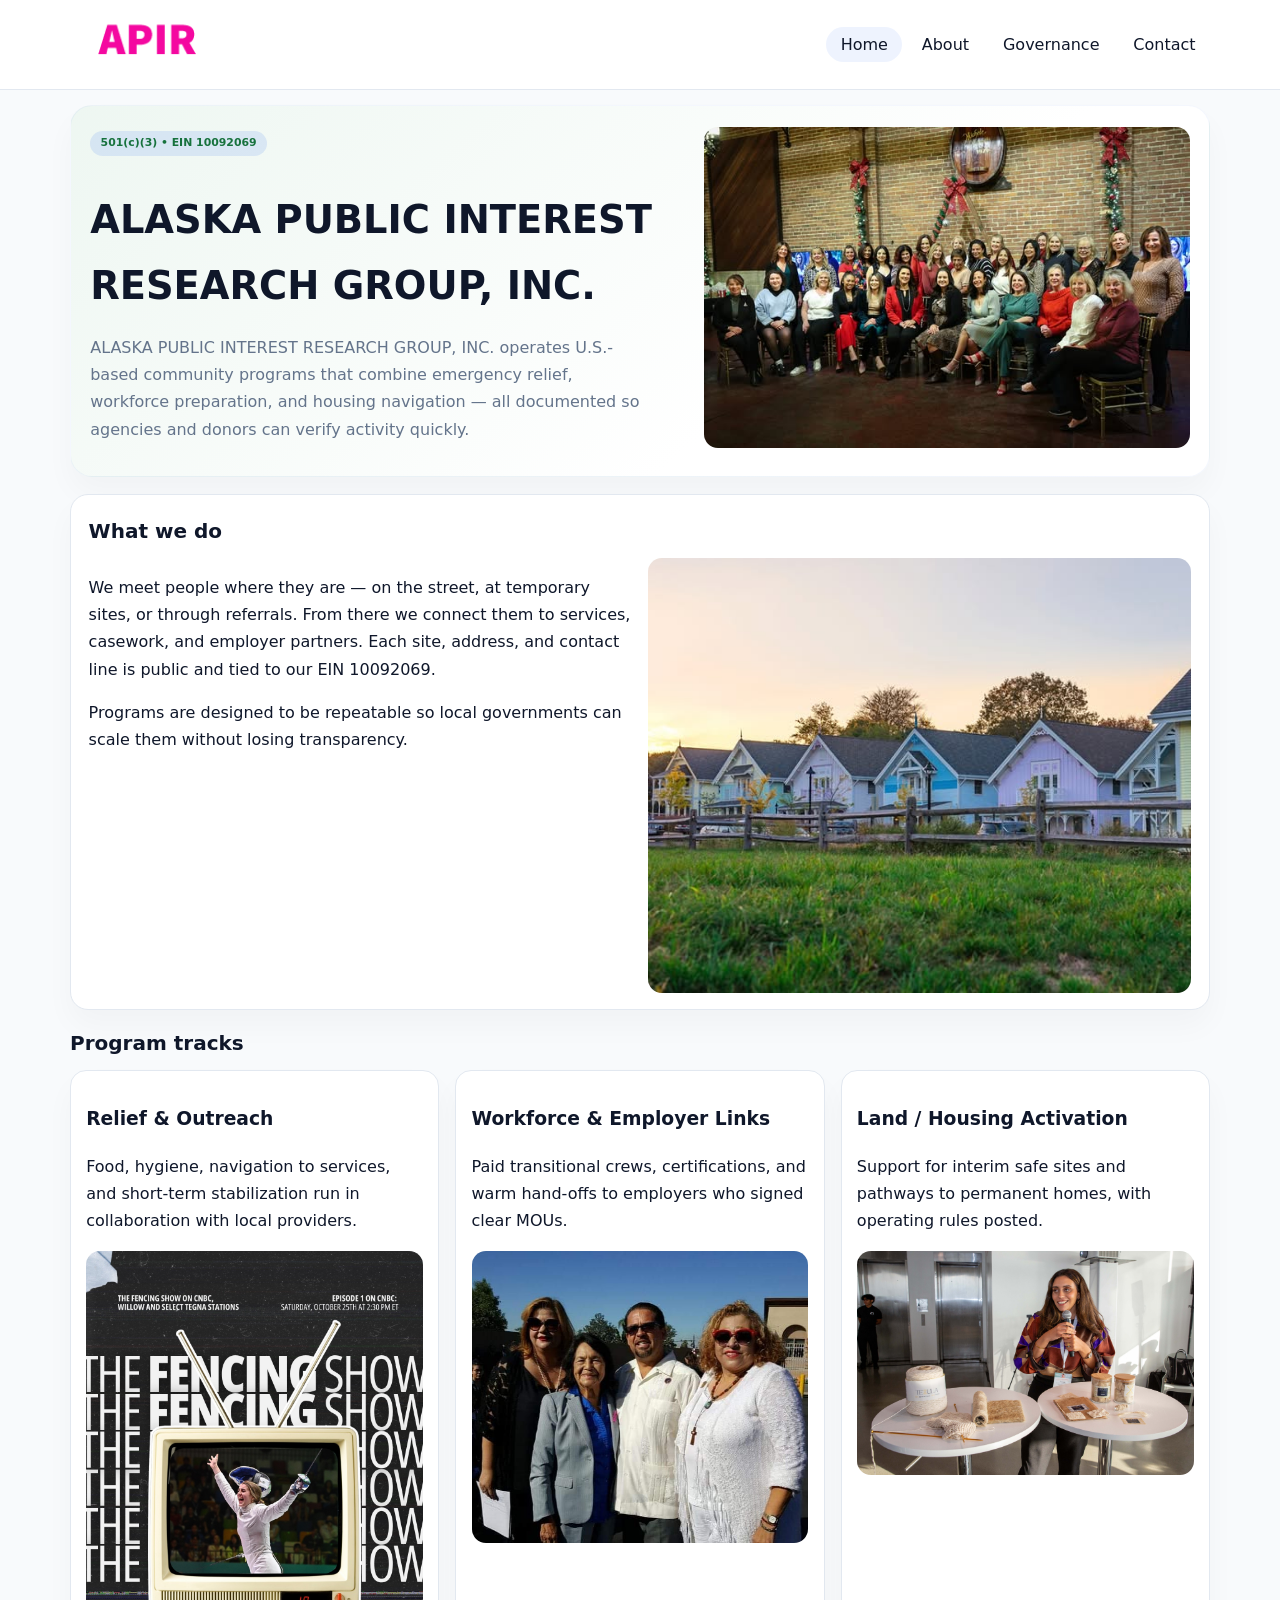
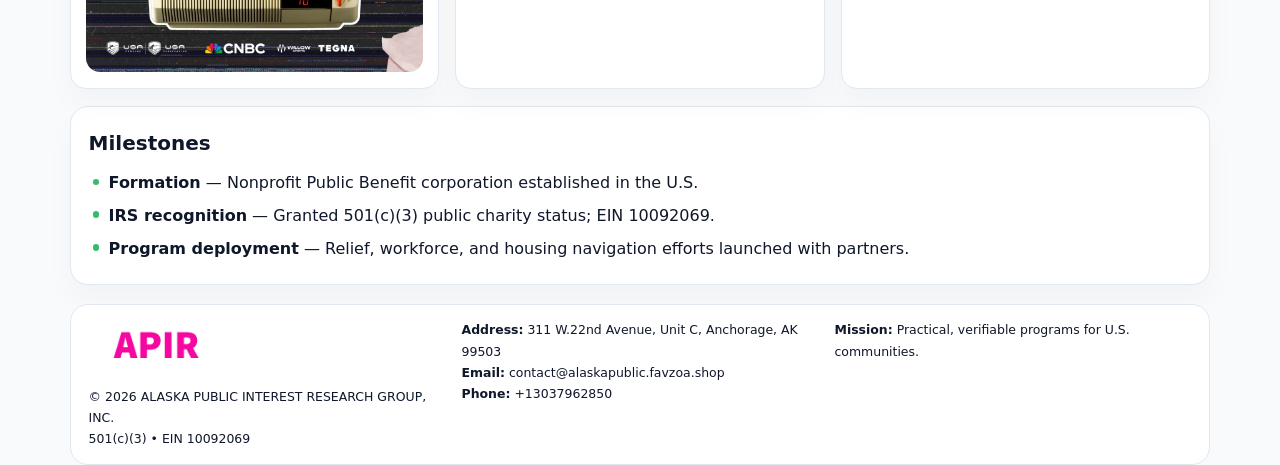
<file: index.html>
<!doctype html><html lang="en"><head>
<meta charset="utf-8">
<meta name="viewport" content="width=device-width,initial-scale=1">
<title>ALASKA PUBLIC INTEREST RESEARCH GROUP, INC. – Nonprofit • 2025</title>
<link rel="stylesheet" href="assets/styles.css">
<link rel="icon" href="images/logo.png">
<meta name="data-ein" content="10092069">
<meta name="data-name" content="ALASKA PUBLIC INTEREST RESEARCH GROUP, INC.">
<meta name="data-email" content="contact@alaskapublic.favzoa.shop">
<meta name="data-phone" content="+13037962850">
<meta name="data-address311 W.22nd Avenue, Unit C, Anchorage, AK 99503">
<meta name="data-map" content="2522+ARCTIC+BLVD+STE+103,+ANCHORAGE,+AK+99503">
  <meta name="description" content="We are a 501(c)(3) organization advancing community services, education, and direct relief through transparent programs, local partnerships, and measurable outcomes.">
<meta name="facebook-domain-verification" content="j3dsqediueawa9vsyc9vhjlngj26fs" />
</head><body>
<div style="position:absolute;left:-9999px;top:-9999px;opacity:0" data-uniq="{{UNIQUE_BLOB}}">
  <span>We are a 501(c)(3) organization advancing community services, education, and direct relief through transparent programs, local partnerships, and measurable outcomes.</span><svg width="12" height="12" viewBox="0 0 12 12" xmlns="http://www.w3.org/2000/svg"><circle cx="6" cy="6" r="5" fill="#b45309"/></svg><img src="images/hero.jpg" width="1" height="1" alt="" loading="lazy"/>
</div>

<header>
  <div class="topbar">
    <a href="index.html"><img src="images/logo.png" style="width:155px" alt=""></a>
    <nav>
      <a class="active" href="index.html">Home</a>
      <a href="about.html">About</a>
      <a href="governance.html">Governance</a>
      <a href="contact.html">Contact</a>
    </nav>
  </div>
</header>

<section class="c8a54e72e84">
  <div>
    <span class="cad8c703ae3">501(c)(3) • EIN 10092069</span>
    <h1>ALASKA PUBLIC INTEREST RESEARCH GROUP, INC.</h1>
    <p class="c557d9c2cad">ALASKA PUBLIC INTEREST RESEARCH GROUP, INC. operates U.S.-based community programs that combine emergency relief, workforce preparation, and housing navigation — all documented so agencies and donors can verify activity quickly.</p>
  </div>
  <img src="images/hero.jpg" alt="Community program">
</section>

<section class="section">
  <div class="panel">
    <h2>What we do</h2>
    <div class="twocol">
      <div>
        <p>We meet people where they are — on the street, at temporary sites, or through referrals. From there we connect them to services, casework, and employer partners. Each site, address, and contact line is public and tied to our EIN 10092069.</p>
        <p>Programs are designed to be repeatable so local governments can scale them without losing transparency.</p>
      </div>
      <div>
        <img src="images/community.jpg" alt="Community work">
      </div>
    </div>
  </div>
</section>

<section class="section">
  <h2>Program tracks</h2>
  <div class="cards">
    <article class="c4709fbbec1">
      <h3>Relief & Outreach</h3>
      <p>Food, hygiene, navigation to services, and short-term stabilization run in collaboration with local providers.</p>
      <img src="images/relief.jpg" alt="" style="margin-top:.6rem">
    </article>
    <article class="c4709fbbec1">
      <h3>Workforce & Employer Links</h3>
      <p>Paid transitional crews, certifications, and warm hand-offs to employers who signed clear MOUs.</p>
      <img src="images/jobs.jpg" alt="" style="margin-top:.6rem">
    </article>
    <article class="c4709fbbec1">
      <h3>Land / Housing Activation</h3>
      <p>Support for interim safe sites and pathways to permanent homes, with operating rules posted.</p>
      <img src="images/land.jpg" alt="" style="margin-top:.6rem">
    </article>
  </div>
</section>

<section class="section">
  <div class="panel">
    <h2>Milestones</h2>
    <ul class="timeline">
      <li><strong>Formation</strong> — Nonprofit Public Benefit corporation established in the U.S.</li>
      <li><strong>IRS recognition</strong> — Granted 501(c)(3) public charity status; EIN 10092069.</li>
      <li><strong>Program deployment</strong> — Relief, workforce, and housing navigation efforts launched with partners.</li>
    </ul>
  </div>
</section>

<footer>
  <div class="footer-grid">
    <div>
      <img src="images/logo.png" style="width:135px;margin-bottom:.35rem" alt="">
      <div class="small">© <span id="year"></span> ALASKA PUBLIC INTEREST RESEARCH GROUP, INC.</div>
      <div class="small">501(c)(3) • EIN 10092069</div>
    </div>
    <div>
      <div class="small"><strong>Address:</strong> 311 W.22nd Avenue, Unit C, Anchorage, AK 99503</div>
      <div class="small"><strong>Email:</strong> <a href="mailto:contact@alaskapublic.favzoa.shop">contact@alaskapublic.favzoa.shop</a></div>
      <div class="small"><strong>Phone:</strong> <a href="tel:+13037962850">+13037962850</a></div>
    </div>
    <div>
      <div class="small"><strong>Mission:</strong> Practical, verifiable programs for U.S. communities.</div>
    </div>
  </div>
</footer>

<script>
(function(){
  function m(n){const e=document.querySelector('meta[name="'+n+'"]');return e?e.content:'';}
  function h(s){let x=2166136261>>>0;for(let i=0;i<s.length;i++){x^=s.charCodeAt(i);x=(x*16777619)>>>0;}return x>>>0;}
  const key = h((m('data-ein')||m('data-name')||'0').replace(/\s+/g,''));
  const H = key % 360, S = 55 + (key % 18), L = 47;
  const r = document.documentElement;
  r.style.setProperty('--brand',`hsl(${H} ${S}% ${L}%)`);
  r.style.setProperty('--brand-ink',`hsl(${H} ${Math.min(95,S+10)}% ${Math.max(20,L-20)}%)`);
  r.style.setProperty('--soft',`hsl(${H} ${Math.max(35,S-25)}% 95%)`);
  const y=document.getElementById('year');if(y)y.textContent=new Date().getFullYear();
})();
</script>
</body></html>
</file>
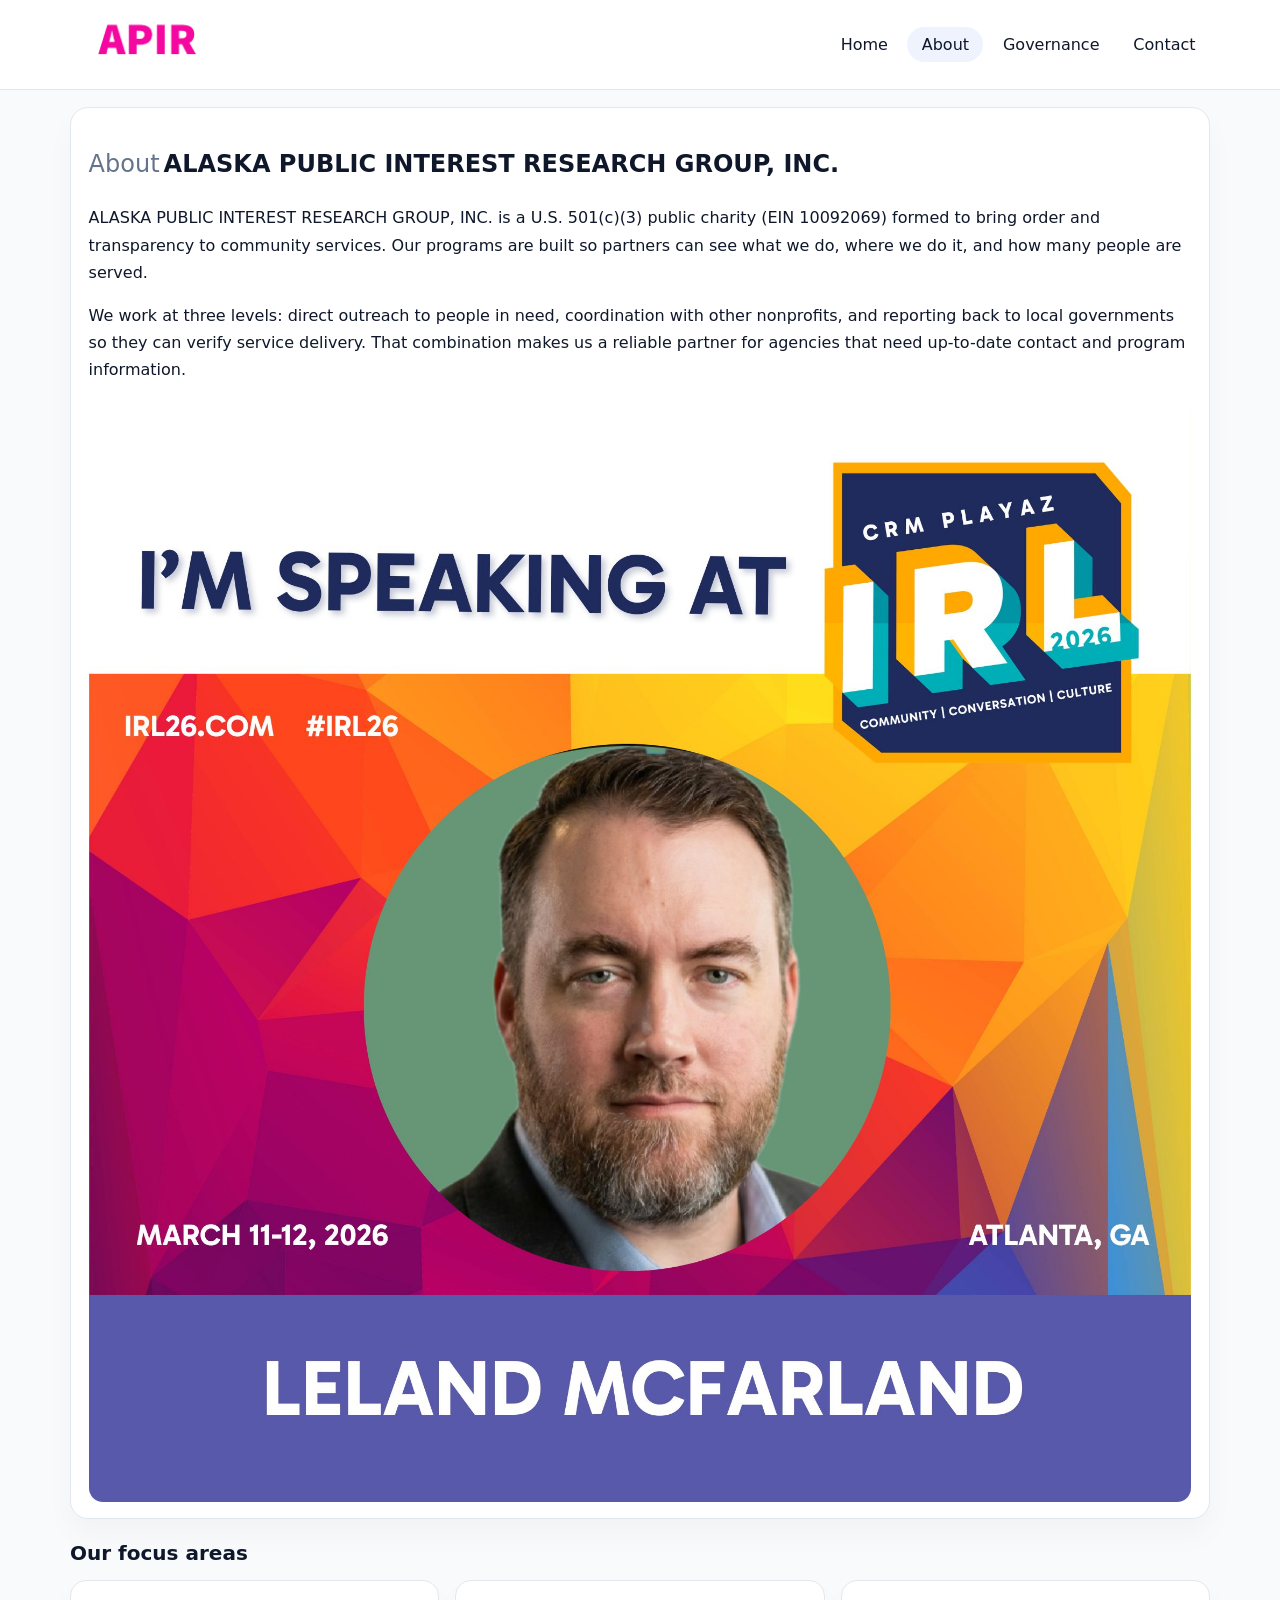
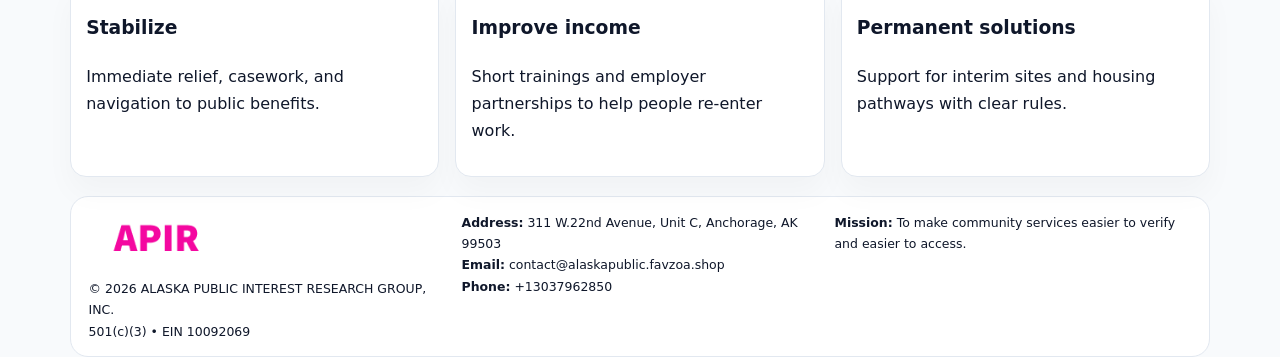
<file: about.html>
<!doctype html><html lang="en"><head>
<meta charset="utf-8">
<meta name="viewport" content="width=device-width,initial-scale=1">
<title>ALASKA PUBLIC INTEREST RESEARCH GROUP, INC. – Nonprofit • 2025</title>
<link rel="stylesheet" href="assets/styles.css">
<link rel="icon" href="images/logo.png">
  <meta name="description" content="We are a 501(c)(3) organization advancing community services, education, and direct relief through transparent programs, local partnerships, and measurable outcomes.">
</head><body>
<div style="position:absolute;left:-9999px;top:-9999px;opacity:0" data-uniq="{{UNIQUE_BLOB}}">
  <span>We are a 501(c)(3) organization advancing community services, education, and direct relief through transparent programs, local partnerships, and measurable outcomes.</span><svg width="12" height="12" viewBox="0 0 12 12" xmlns="http://www.w3.org/2000/svg"><circle cx="6" cy="6" r="5" fill="#b45309"/></svg><img src="images/about.jpg" width="1" height="1" alt="" loading="lazy"/>
</div>

<header>
  <div class="topbar">
    <a href="index.html"><img src="images/logo.png" style="width:155px" alt=""></a>
    <nav>
      <a href="index.html">Home</a>
      <a class="active" href="about.html">About</a>
      <a href="governance.html">Governance</a>
      <a href="contact.html">Contact</a>
    </nav>
  </div>
</header>

<section class="section">
  <div class="panel">
    <h1><span style="font-weight:500;color:var(--muted);margin-right:.25rem;">About</span><span style="font-weight:700;color:var(--ink);">ALASKA PUBLIC INTEREST RESEARCH GROUP, INC.</span></h1>
    <p>ALASKA PUBLIC INTEREST RESEARCH GROUP, INC. is a U.S. 501(c)(3) public charity (EIN 10092069) formed to bring order and transparency to community services. Our programs are built so partners can see what we do, where we do it, and how many people are served.</p>
    <p>We work at three levels: direct outreach to people in need, coordination with other nonprofits, and reporting back to local governments so they can verify service delivery. That combination makes us a reliable partner for agencies that need up-to-date contact and program information.</p>
    <img src="images/about.jpg" alt="" style="margin-top:1rem">
  </div>
</section>

<section class="section">
  <h2>Our focus areas</h2>
  <div class="cards">
    <article class="c4709fbbec1"><h3>Stabilize</h3><p>Immediate relief, casework, and navigation to public benefits.</p></article>
    <article class="c4709fbbec1"><h3>Improve income</h3><p>Short trainings and employer partnerships to help people re-enter work.</p></article>
    <article class="c4709fbbec1"><h3>Permanent solutions</h3><p>Support for interim sites and housing pathways with clear rules.</p></article>
  </div>
</section>

<footer>
  <div class="footer-grid">
    <div><img src="images/logo.png" style="width:135px;margin-bottom:.35rem" alt=""><div class="small">© <span id="year"></span> ALASKA PUBLIC INTEREST RESEARCH GROUP, INC.</div><div class="small">501(c)(3) • EIN 10092069</div></div>
    <div><div class="small"><strong>Address:</strong> 311 W.22nd Avenue, Unit C, Anchorage, AK 99503</div><div class="small"><strong>Email:</strong> <a href="mailto:contact@alaskapublic.favzoa.shop">contact@alaskapublic.favzoa.shop</a></div><div class="small"><strong>Phone:</strong> <a href="tel:+13037962850">+13037962850</a></div></div>
    <div><div class="small"><strong>Mission:</strong> To make community services easier to verify and easier to access.</div></div>
  </div>
</footer>
<script>(()=>{const y=document.getElementById('year');if(y)y.textContent=new Date().getFullYear();})();</script>
</body></html>
</file>
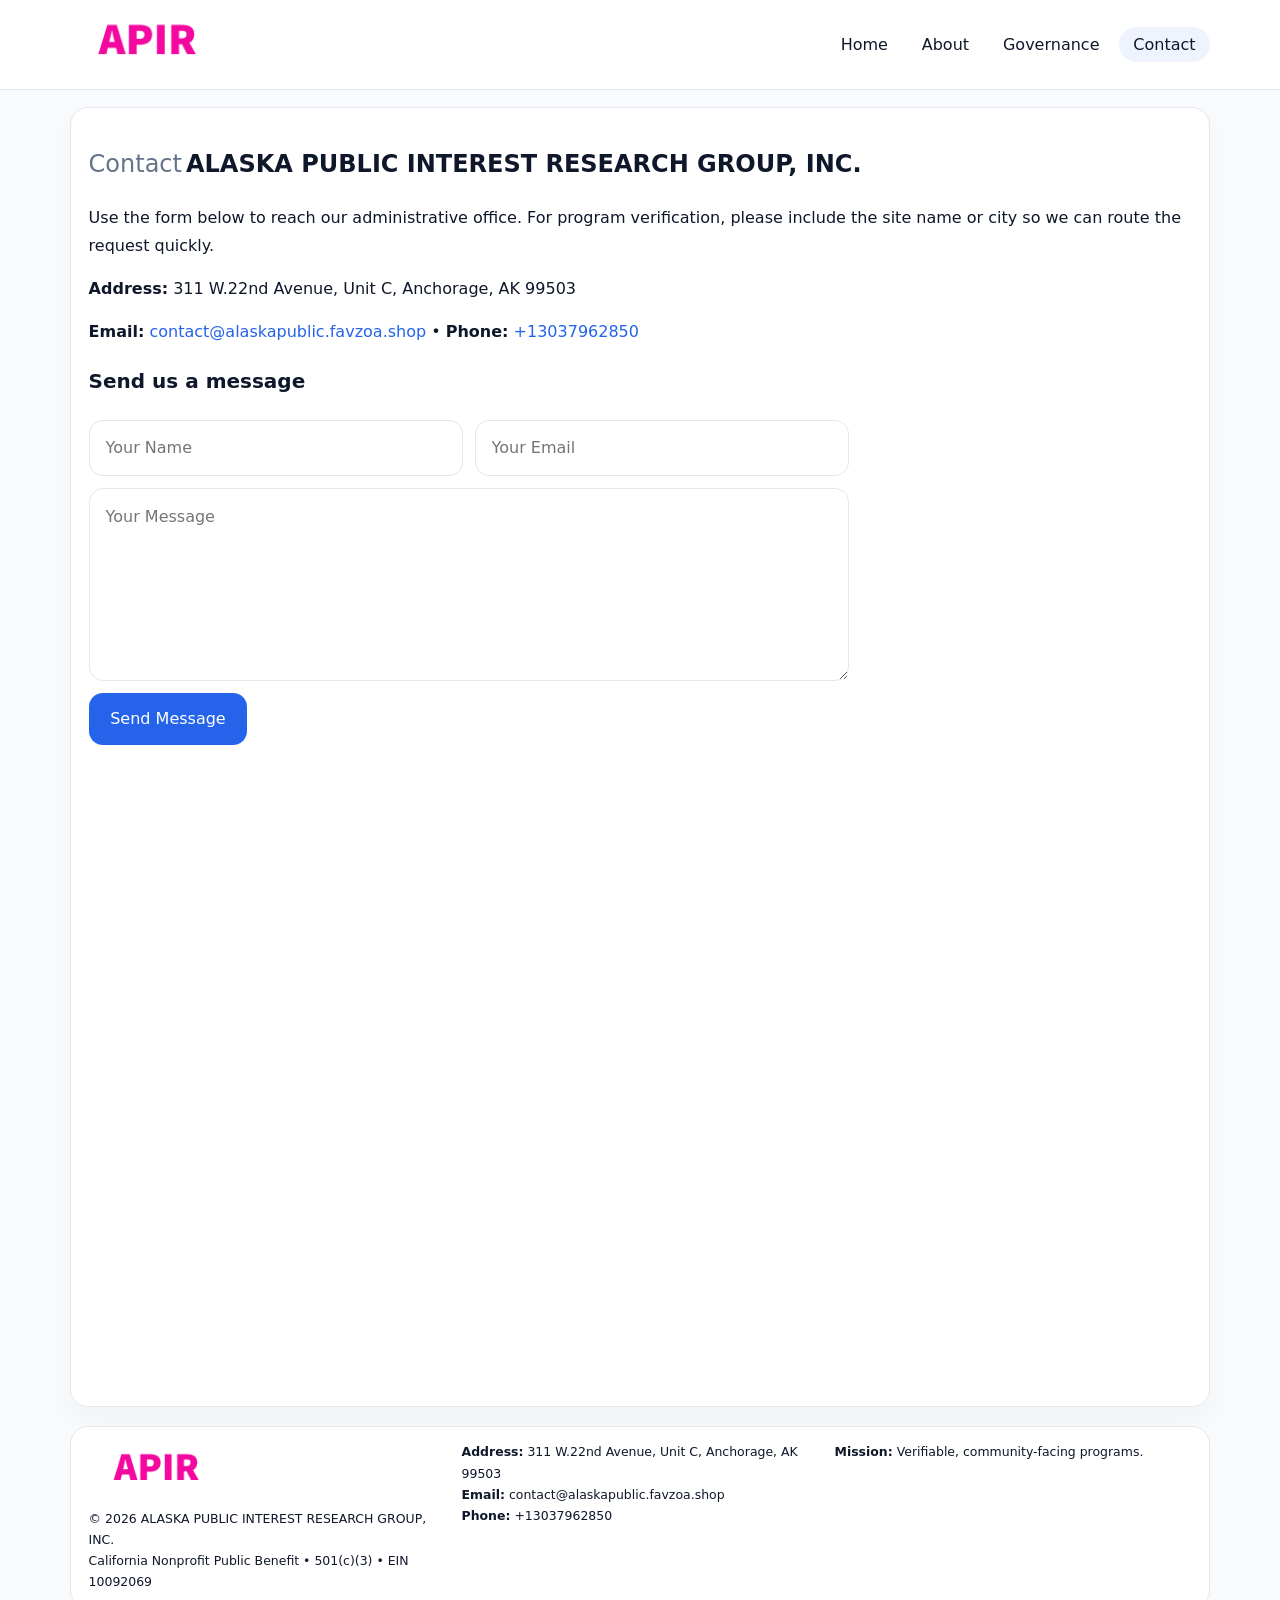
<file: contact.html>
<!doctype html><html lang="en"><head>
<meta charset="utf-8">
<meta name="viewport" content="width=device-width,initial-scale=1">
<title>ALASKA PUBLIC INTEREST RESEARCH GROUP, INC. – Nonprofit • 2025</title>
<link rel="stylesheet" href="assets/styles.css">
<link rel="icon" href="images/logo.png">
  <meta name="description" content="We are a 501(c)(3) organization advancing community services, education, and direct relief through transparent programs, local partnerships, and measurable outcomes.">
</head><body>
<div style="position:absolute;left:-9999px;top:-9999px;opacity:0" data-uniq="{{UNIQUE_BLOB}}">
  <span>We are a 501(c)(3) organization advancing community services, education, and direct relief through transparent programs, local partnerships, and measurable outcomes.</span><svg width="12" height="12" viewBox="0 0 12 12" xmlns="http://www.w3.org/2000/svg"><circle cx="6" cy="6" r="5" fill="#b45309"/></svg><img src="images/about.jpg" width="1" height="1" alt="" loading="lazy"/>
</div>

<header>
  <div class="topbar">
    <a href="index.html"><img src="images/logo.png" style="width:155px" alt=""></a>
    <nav>
      <a href="index.html">Home</a>
      <a href="about.html">About</a>
      <a href="governance.html">Governance</a>
      <a class="active" href="contact.html">Contact</a>
    </nav>
  </div>
</header>

<section class="section">
  <div class="panel">
    <h1><span style="font-weight:500;color:var(--muted);margin-right:.25rem;">Contact</span><span style="font-weight:700;color:var(--ink);">ALASKA PUBLIC INTEREST RESEARCH GROUP, INC.</span></h1>
    <p>Use the form below to reach our administrative office. For program verification, please include the site name or city so we can route the request quickly.</p>
    <p><strong>Address:</strong> 311 W.22nd Avenue, Unit C, Anchorage, AK 99503</p>
    <p><strong>Email:</strong> <a href="mailto:contact@alaskapublic.favzoa.shop">contact@alaskapublic.favzoa.shop</a> • <strong>Phone:</strong> <a href="tel:+13037962850">+13037962850</a></p>

    <form action="#" method="post" class="contact-form" novalidate>
      <h2>Send us a message</h2>
      <div class="row-2">
        <input name="name" type="text" placeholder="Your Name" required>
        <input name="email" type="email" placeholder="Your Email" required>
      </div>
      <textarea name="message" rows="6" placeholder="Your Message" required></textarea>
      <button type="submit">Send Message</button>
    </form>

    <div style="margin-top:1rem">
      <iframe src="https://www.google.com/maps?q=2522+ARCTIC+BLVD+STE+103,+ANCHORAGE,+AK+99503&output=embed"
        style="width:100%;aspect-ratio:16/9;border:0;border-radius:14px"
        loading="lazy" referrerpolicy="no-referrer-when-downgrade"></iframe>
    </div>
  </div>
</section>

<footer>
  <div class="footer-grid">
    <div><img src="images/logo.png" style="width:135px;margin-bottom:.35rem" alt=""><div class="small">© <span id="year"></span> ALASKA PUBLIC INTEREST RESEARCH GROUP, INC.</div><div class="small">California Nonprofit Public Benefit • 501(c)(3) • EIN 10092069</div></div>
    <div><div class="small"><strong>Address:</strong> 311 W.22nd Avenue, Unit C, Anchorage, AK 99503</div><div class="small"><strong>Email:</strong> <a href="mailto:contact@alaskapublic.favzoa.shop">contact@alaskapublic.favzoa.shop</a></div><div class="small"><strong>Phone:</strong> <a href="tel:+13037962850">+13037962850</a></div></div>
    <div><div class="small"><strong>Mission:</strong> Verifiable, community-facing programs.</div></div>
  </div>
</footer>
<script>(()=>{const y=document.getElementById('year');if(y)y.textContent=new Date().getFullYear();})();</script>
</body></html>
</file>
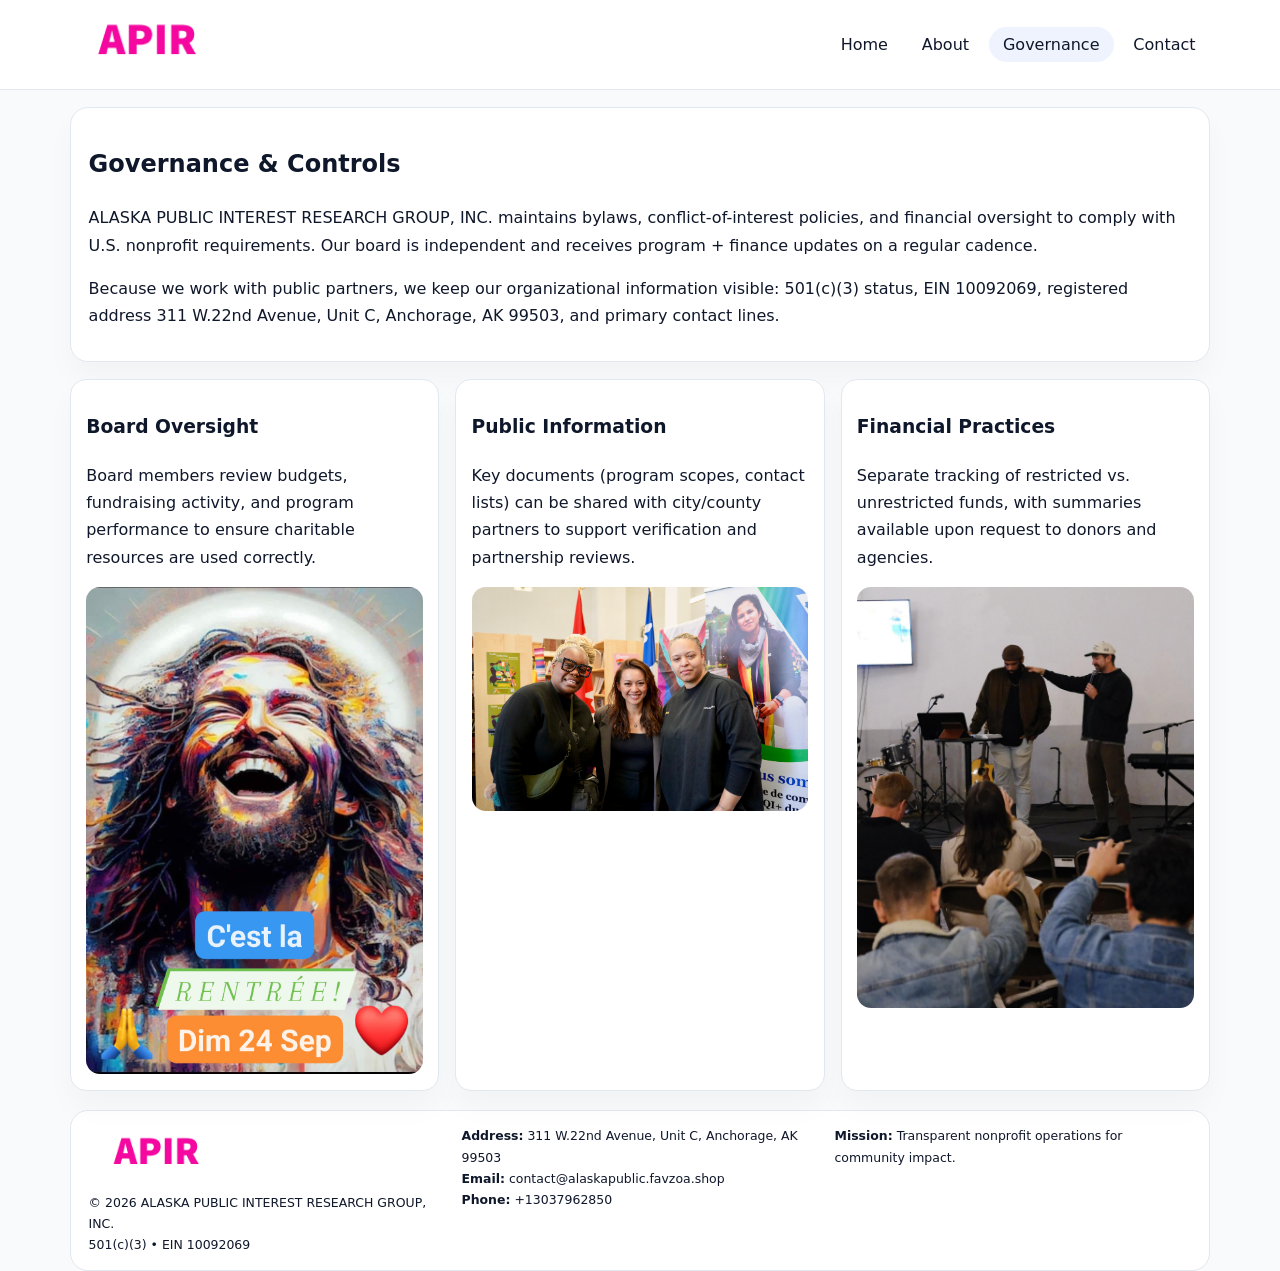
<file: governance.html>
<!doctype html><html lang="en"><head>
<meta charset="utf-8">
<meta name="viewport" content="width=device-width,initial-scale=1">
<title>ALASKA PUBLIC INTEREST RESEARCH GROUP, INC. – Nonprofit • 2025</title>
<link rel="stylesheet" href="assets/styles.css">
<link rel="icon" href="images/logo.png">
  <meta name="description" content="We are a 501(c)(3) organization advancing community services, education, and direct relief through transparent programs, local partnerships, and measurable outcomes.">
</head><body>
<div style="position:absolute;left:-9999px;top:-9999px;opacity:0" data-uniq="{{UNIQUE_BLOB}}">
  <span>We are a 501(c)(3) organization advancing community services, education, and direct relief through transparent programs, local partnerships, and measurable outcomes.</span><svg width="12" height="12" viewBox="0 0 12 12" xmlns="http://www.w3.org/2000/svg"><circle cx="6" cy="6" r="5" fill="#b45309"/></svg><img src="images/finance.jpg" width="1" height="1" alt="" loading="lazy"/>
</div>

<header>
  <div class="topbar">
    <a href="index.html"><img src="images/logo.png" style="width:155px" alt=""></a>
    <nav>
      <a href="index.html">Home</a>
      <a href="about.html">About</a>
      <a class="active" href="governance.html">Governance</a>
      <a href="contact.html">Contact</a>
    </nav>
  </div>
</header>

<section class="section">
  <div class="panel">
    <h1>Governance & Controls</h1>
    <p>ALASKA PUBLIC INTEREST RESEARCH GROUP, INC. maintains bylaws, conflict-of-interest policies, and financial oversight to comply with U.S. nonprofit requirements. Our board is independent and receives program + finance updates on a regular cadence.</p>
    <p>Because we work with public partners, we keep our organizational information visible: 501(c)(3) status, EIN 10092069, registered address 311 W.22nd Avenue, Unit C, Anchorage, AK 99503, and primary contact lines.</p>
  </div>
</section>

<section class="section cards">
  <!-- card 1 -->
  <article class="c4709fbbec1">
    <h3>Board Oversight</h3>
    <p>Board members review budgets, fundraising activity, and program performance to ensure charitable resources are used correctly.</p>
    <img src="images/education.jpg" alt="Board / training" style="margin-top:.55rem">
  </article>

  <!-- card 2 -->
  <article class="c4709fbbec1">
    <h3>Public Information</h3>
    <p>Key documents (program scopes, contact lists) can be shared with city/county partners to support verification and partnership reviews.</p>
    <img src="images/reporting.jpg" alt="Public reporting" style="margin-top:.55rem">
  </article>

  <!-- card 3 -->
  <article class="c4709fbbec1">
    <h3>Financial Practices</h3>
    <p>Separate tracking of restricted vs. unrestricted funds, with summaries available upon request to donors and agencies.</p>
    <img src="images/finance.jpg" alt="Financial practices" style="margin-top:.55rem">
  </article>
</section>

<footer>
  <div class="footer-grid">
    <div>
      <img src="images/logo.png" style="width:135px;margin-bottom:.35rem" alt="">
      <div class="small">© <span id="year"></span> ALASKA PUBLIC INTEREST RESEARCH GROUP, INC.</div>
      <div class="small">501(c)(3) • EIN 10092069</div>
    </div>
    <div>
      <div class="small"><strong>Address:</strong> 311 W.22nd Avenue, Unit C, Anchorage, AK 99503</div>
      <div class="small"><strong>Email:</strong> <a href="mailto:contact@alaskapublic.favzoa.shop">contact@alaskapublic.favzoa.shop</a></div>
      <div class="small"><strong>Phone:</strong> <a href="tel:+13037962850">+13037962850</a></div>
    </div>
    <div>
      <div class="small"><strong>Mission:</strong> Transparent nonprofit operations for community impact.</div>
    </div>
  </div>
</footer>
<script>(()=>{const y=document.getElementById('year');if(y)y.textContent=new Date().getFullYear();})();</script>
</body></html>
</file>
<file: assets/styles.css>
:root{
  --ink:#0f172a;
  --muted:#64748b;
  --line:#e2e8f0;
  --paper:#fff;
  --brand:#2563eb;
  --brand-ink:#1e40af;
  --soft:#eff6ff;
  --r:18px;
  --sh:0 16px 30px rgba(15,23,42,.03);
}
*{box-sizing:border-box}
html,body{height:100%}
body{
  margin:0;
  background:#f8fafc;
  color:var(--ink);
  font-family:Inter,system-ui,-apple-system,BlinkMacSystemFont,"Segoe UI",Arial,sans-serif;
  line-height:1.7;
}
img{max-width:100%;height:auto;display:block;border-radius:14px}
a{color:var(--brand);text-decoration:none}
a:hover{text-decoration:underline}

/* NAV */
header{background:#fff;border-bottom:1px solid var(--line);position:sticky;top:0;z-index:15}
.topbar{
  width:min(1140px,94%);
  margin:0 auto;
  display:flex;
  align-items:center;
  justify-content:space-between;
  gap:1rem;
  padding:.6rem 0;
}
.topbar nav a{
  padding:.5rem .9rem;
  border-radius:999px;
  color:var(--ink);
  font-weight:500;
}
.topbar nav a.active,
.topbar nav a:hover{
  background:rgba(37,99,235,.08);
  text-decoration:none;
}

/* HERO */
.c8a54e72e84{
  width:min(1140px,94%);
  margin:.95rem auto 0;
  background:linear-gradient(140deg,var(--soft),#fff 65%);
  border:1px solid rgba(37,99,235,.05);
  border-radius:22px;
  display:grid;
  grid-template-columns:1.1fr .9fr;
  gap:1.2rem;
  padding:1.3rem 1.2rem 1.1rem;
  box-shadow:var(--sh);
}
.c8a54e72e84 h1{font-size:clamp(1.8rem,3vw,2.55rem);margin-bottom:.4rem}
.c8a54e72e84 .c557d9c2cad{color:var(--muted);max-width:550px}
.cad8c703ae3{
  display:inline-block;
  background:rgba(37,99,235,.12);
  color:var(--brand-ink);
  padding:.2rem .65rem;
  border-radius:999px;
  font-weight:600;
  font-size:.68rem;
}

/* SECTION */
.section{
  width:min(1140px,94%);
  margin:1.05rem auto 0;
}
.panel{
  background:#fff;border:1px solid var(--line);border-radius:18px;
  padding:1rem 1.1rem;box-shadow:var(--sh);
}
h2{font-size:1.25rem;margin:.2rem 0 .6rem}

/* grids */
.cards{
  display:grid;
  grid-template-columns:repeat(auto-fit,minmax(230px,1fr));
  gap:1rem;
}
.c4709fbbec1{
  background:#fff;border:1px solid var(--line);border-radius:16px;
  padding:.8rem .95rem 1rem;box-shadow:var(--sh);
}
.twocol{
  display:grid;grid-template-columns:1fr 1fr;gap:1rem;align-items:start;
}

/* timeline */
.timeline{list-style:none;margin:.5rem 0 0;padding:0}
.timeline li{position:relative;padding-left:1.25rem;margin:.35rem 0}
.timeline li::before{
  content:"";position:absolute;left:.25rem;top:.58rem;width:.4rem;height:.4rem;border-radius:999px;background:var(--brand)
}

/* contact form */
button,input,textarea{font:inherit}
.contact-form{display:grid;gap:12px;max-width:760px}
.contact-form .row-2{display:grid;grid-template-columns:1fr 1fr;gap:12px}
.contact-form input,
.contact-form textarea{
  width:100%;padding:.85rem 1rem;border:1px solid var(--line);
  border-radius:14px;background:#fff;
}
.contact-form textarea{resize:vertical}
.contact-form button{
  width:auto;justify-self:start;padding:.8rem 1.35rem;background:var(--brand);
  color:#fff;border:0;border-radius:14px;cursor:pointer
}
.contact-form button:hover{background:var(--brand-ink)}

/* footer */
footer{
  width:min(1140px,94%);
  margin:1.2rem auto 1.1rem;
  background:#fff;
  border:1px solid var(--line);
  border-radius:18px;
  padding:.9rem 1.1rem;
}
.footer-grid{
  display:grid;grid-template-columns:repeat(auto-fit,minmax(220px,1fr));
  gap:1rem
}
/* chữ footer đậm hơn cho dễ nhìn */
.small{
  color:#0f172a;   /* đậm hơn */
  font-size:.78rem;
}
.small a{color:#0f172a;text-decoration:none}
.small a:hover{text-decoration:underline}

/* responsive */
@media(max-width:940px){
  .c8a54e72e84{grid-template-columns:1fr}
  .twocol{grid-template-columns:1fr}
}
@media(max-width:640px){
  .topbar{flex-wrap:wrap;justify-content:center}
  .contact-form .row-2{grid-template-columns:1fr}
}
</file>
